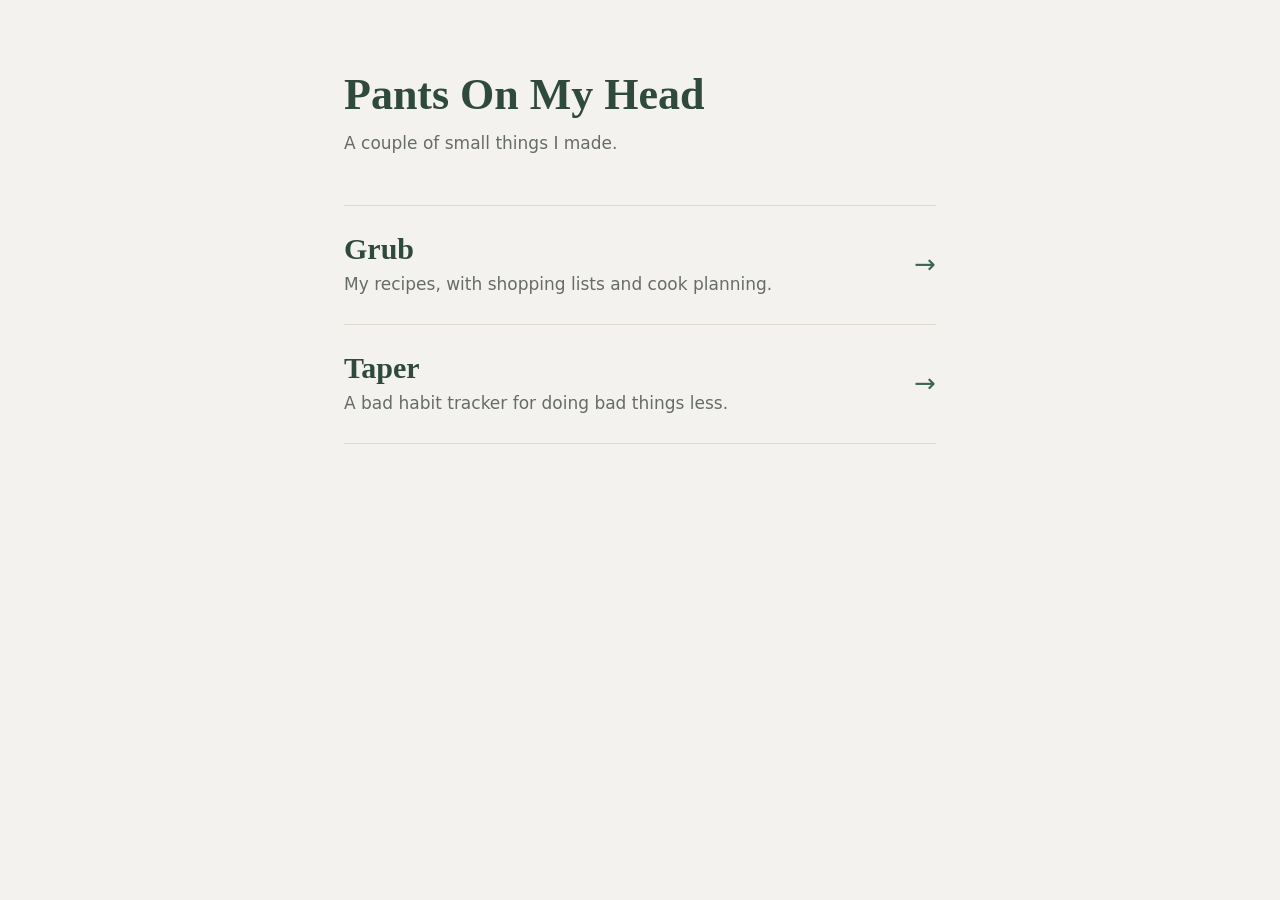
<file: docs/index.html>
<!doctype html>
<html lang="en">
<head>
<meta charset="utf-8">
<meta name="viewport" content="width=device-width, initial-scale=1, viewport-fit=cover">
<meta name="color-scheme" content="light dark">
<meta name="robots" content="noindex, nofollow">
<title>Pants On My Head</title>
<style>
  /* Same paper, ink and sage as Grub (grub/css/site.css). System fonts only. */
  :root {
    --paper: #f4f2ef;
    --line: #e1d9cc;
    --ink: #434343;
    --ink-soft: #666c68;
    --head: #2f4a3d;
    --accent: #3f6453;
    --serif: "Iowan Old Style", Charter, Georgia, "Times New Roman", serif;
    --sans: -apple-system, BlinkMacSystemFont, "Segoe UI", system-ui, sans-serif;
  }
  @media (prefers-color-scheme: dark) {
    :root {
      --paper: #25302b;
      --line: #42514a;
      --ink: #ece6db;
      --ink-soft: #b3bdb6;
      --head: #e1d9cc;
      --accent: #a9c4b6;
    }
  }
  * { box-sizing: border-box; }
  body {
    margin: 0;
    background: var(--paper);
    color: var(--ink);
    font: 17px/1.6 var(--sans);
  }
  main {
    max-width: 640px;
    margin: 0 auto;
    padding: calc(env(safe-area-inset-top) + 72px) 24px calc(env(safe-area-inset-bottom) + 64px);
  }
  h1 {
    font: 600 44px/1.05 var(--serif);
    color: var(--head);
    margin: 0 0 12px;
  }
  .intro { color: var(--ink-soft); margin: 0 0 48px; }
  ul { list-style: none; margin: 0; padding: 0; border-top: 1px solid var(--line); }
  li { border-bottom: 1px solid var(--line); }
  a {
    display: grid;
    grid-template-columns: 1fr auto;
    align-items: center;
    gap: 4px 16px;
    padding: 26px 0;
    color: inherit;
    text-decoration: none;
  }
  .name { font: 600 30px/1.15 var(--serif); color: var(--head); }
  .what { grid-column: 1; color: var(--ink-soft); }
  .go {
    grid-row: 1 / span 2;
    grid-column: 2;
    font-size: 26px;
    color: var(--accent);
    transition: transform 0.15s ease;
  }
  a:hover .name, a:focus-visible .name { color: var(--accent); }
  a:hover .go, a:focus-visible .go { transform: translateX(4px); }
  a:focus-visible { outline: 3px solid var(--accent); outline-offset: 4px; }
</style>
</head>
<body>
<main>
  <h1>Pants On My Head</h1>
  <p class="intro">A couple of small things I made.</p>
  <ul>
    <li>
      <a href="grub/">
        <span class="name">Grub</span>
        <span class="what">My recipes, with shopping lists and cook planning.</span>
        <span class="go" aria-hidden="true">&rarr;</span>
      </a>
    </li>
    <li>
      <a href="taper/">
        <span class="name">Taper</span>
        <span class="what">A bad habit tracker for doing bad things less.</span>
        <span class="go" aria-hidden="true">&rarr;</span>
      </a>
    </li>
  </ul>
</main>
</body>
</html>
</file>
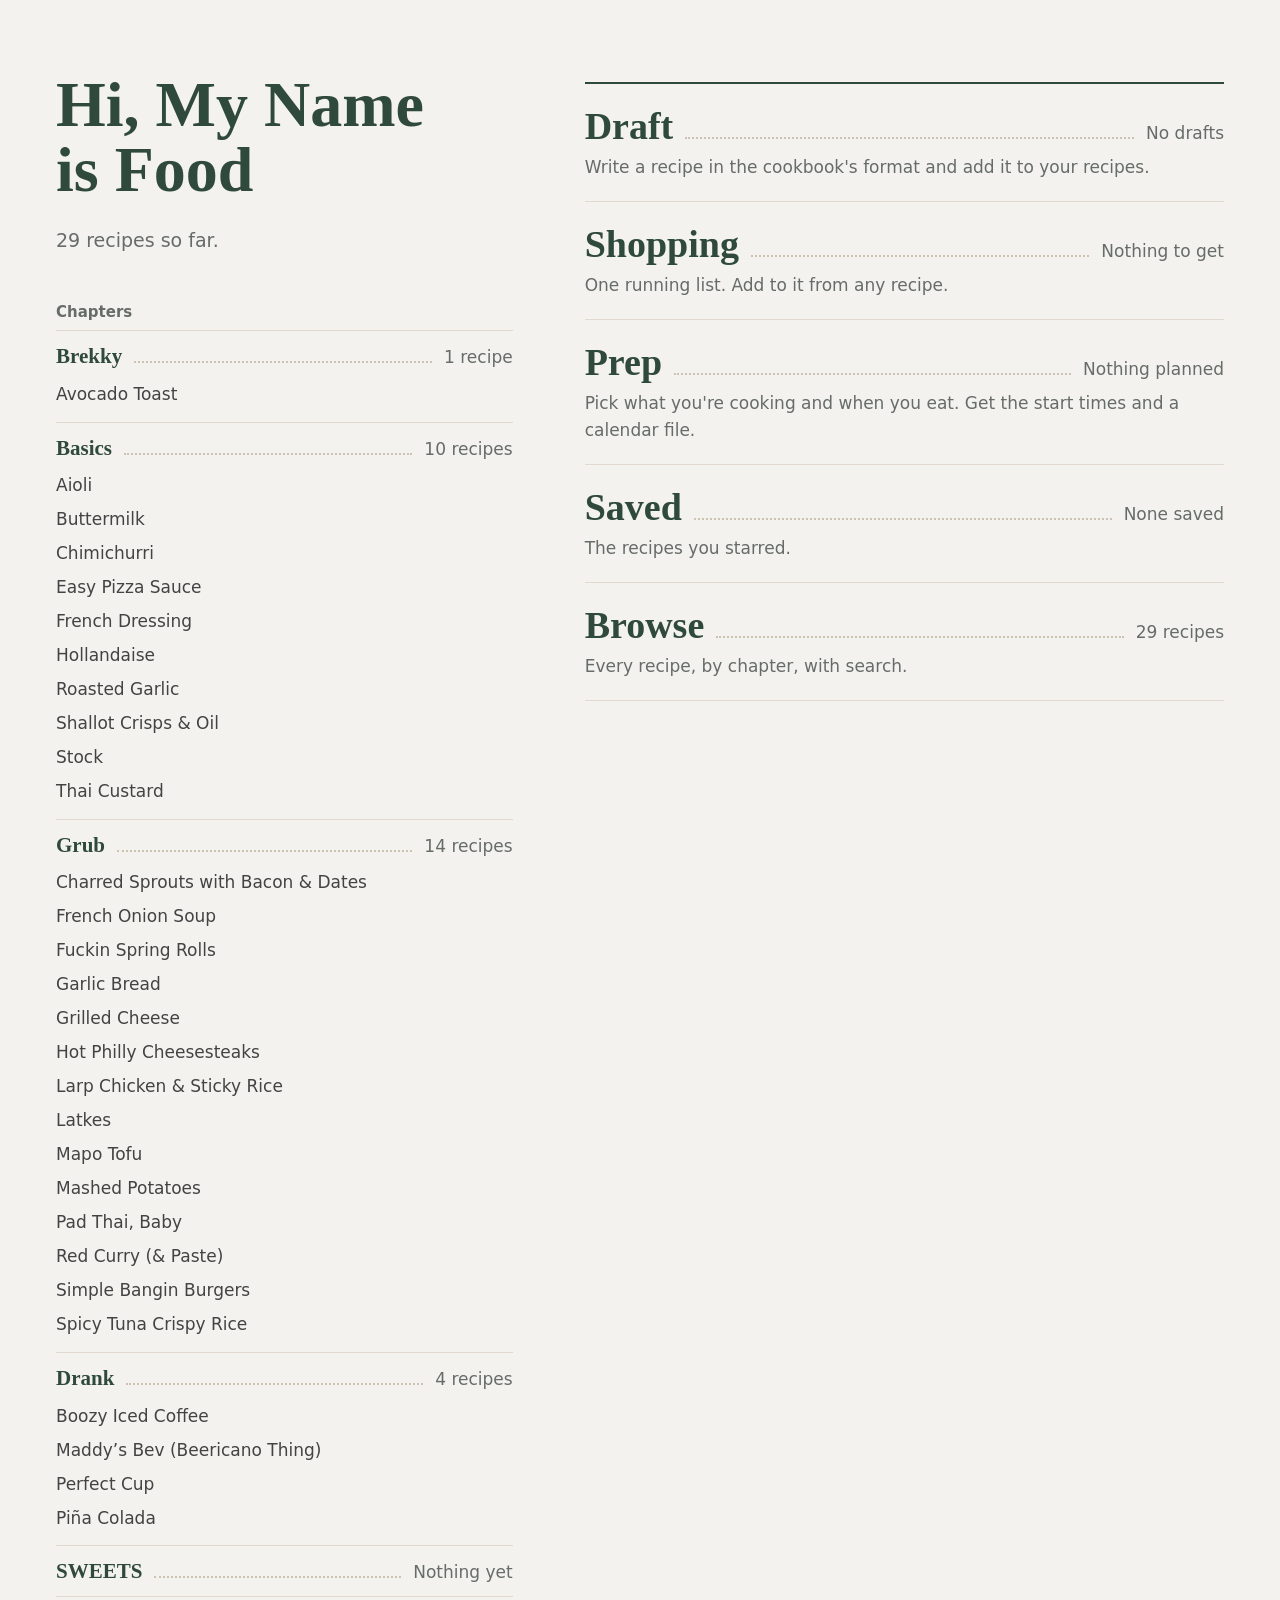
<file: docs/grub/index.html>
<!doctype html>
<html lang="en">
<head>
<meta charset="utf-8">
<meta name="viewport" content="width=device-width, initial-scale=1, viewport-fit=cover">
<meta name="robots" content="noindex, nofollow">
<meta name="color-scheme" content="light dark">
<meta name="theme-color" content="#f4f2ef" media="(prefers-color-scheme: light)">
<meta name="theme-color" content="#25302b" media="(prefers-color-scheme: dark)">
<meta http-equiv="Content-Security-Policy" content="default-src 'self'; script-src 'self'; style-src 'self'; img-src 'self' data:; connect-src 'self'; base-uri 'none'; form-action 'none'">
<meta name="apple-mobile-web-app-title" content="Food">
<title>Hi, My Name is Food</title>
<link rel="stylesheet" href="css/site.css">
<link rel="manifest" href="manifest.webmanifest">
<link rel="modulepreload" href="js/lib.js">
<link rel="modulepreload" href="js/dom.js">
<link rel="modulepreload" href="js/store.js">
<link rel="modulepreload" href="js/state.js">
<link rel="modulepreload" href="js/plan.js">
<link rel="modulepreload" href="js/shopping-list.js">
<link rel="modulepreload" href="js/recipe-format.js">
<link rel="modulepreload" href="js/own.js">
<link rel="modulepreload" href="js/recipe-view.js">
<link rel="modulepreload" href="js/lists.js">
<link rel="modulepreload" href="js/pages/home.js">
<link rel="modulepreload" href="js/pages/browse.js">
<link rel="modulepreload" href="js/pages/saved.js">
<link rel="modulepreload" href="js/pages/shopping.js">
<link rel="modulepreload" href="js/pages/prep.js">
<link rel="modulepreload" href="js/pages/draft.js">
<link rel="modulepreload" href="js/pages/recipe.js">
</head>
<body>
<a class="skip" id="skip" href="#app">Skip to the page</a>
<header class="top">
  <div class="top-in">
    <a class="brand" href="#/">Hi, My Name is Food</a>
    <nav class="nav" id="nav" aria-label="Main">
      <a href="#/draft">Draft</a>
      <a href="#/shopping">Shopping</a>
      <a href="#/prep">Prep</a>
      <a href="#/saved">Saved</a>
      <a href="#/browse">Browse</a>
    </nav>
  </div>
</header>
<main id="app" tabindex="-1">
  <p class="quiet">Loading the recipes.</p>
</main>
<noscript><p class="quiet">This page needs JavaScript to show the recipes.</p></noscript>
<script type="module" src="js/app.js"></script>
</body>
</html>
</file>
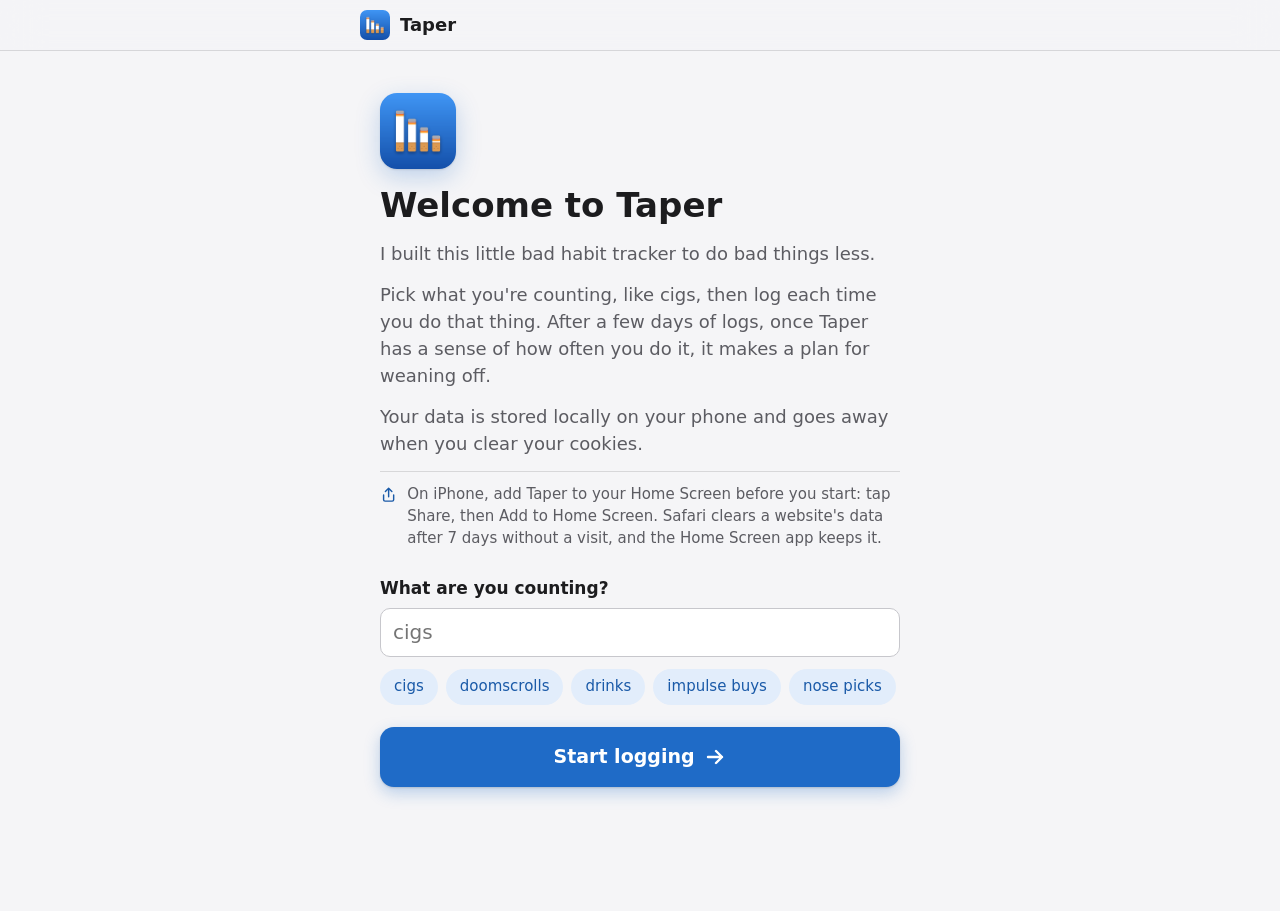
<file: docs/taper/index.html>
<!doctype html>
<html lang="en">
<head>
<meta charset="utf-8">
<meta name="viewport" content="width=device-width, initial-scale=1, viewport-fit=cover">
<meta name="color-scheme" content="light dark">
<meta name="theme-color" content="#f5f5f7" media="(prefers-color-scheme: light)">
<meta name="theme-color" content="#000000" media="(prefers-color-scheme: dark)">
<meta name="apple-mobile-web-app-capable" content="yes">
<meta name="mobile-web-app-capable" content="yes">
<meta name="apple-mobile-web-app-status-bar-style" content="default">
<meta name="apple-mobile-web-app-title" content="Taper">
<meta name="robots" content="noindex">
<link rel="manifest" href="manifest.webmanifest">
<link rel="apple-touch-icon" href="icons/icon-180.png">
<link rel="icon" href="icons/icon-192.png" type="image/png">
<link rel="stylesheet" href="style.css">
<title>Taper</title>
<script>
  // Decide welcome or log before the page draws, so neither flashes on launch.
  try {
    var saved = JSON.parse(localStorage.getItem("taper"));
    if (!saved || !saved.unit) document.documentElement.classList.add("first-run");
  } catch (e) {
    document.documentElement.classList.add("first-run");
  }
</script>
</head>
<body>
<svg width="0" height="0" style="position:absolute" aria-hidden="true">
  <defs>
    <symbol id="i-plus" viewBox="0 0 24 24" fill="none" stroke="currentColor" stroke-width="2.2" stroke-linecap="round" stroke-linejoin="round"><circle cx="12" cy="12" r="9.5"/><path d="M12 7.5v9M7.5 12h9"/></symbol>
    <symbol id="i-clock" viewBox="0 0 24 24" fill="none" stroke="currentColor" stroke-width="2" stroke-linecap="round" stroke-linejoin="round"><circle cx="12" cy="12" r="9"/><path d="M12 7v5l3.5 2"/></symbol>
    <symbol id="i-up" viewBox="0 0 24 24" fill="none" stroke="currentColor" stroke-width="2" stroke-linecap="round" stroke-linejoin="round"><path d="M12 3v12M7.5 7.5 12 3l4.5 4.5M5 12.5V19a2 2 0 0 0 2 2h10a2 2 0 0 0 2-2v-6.5"/></symbol>
    <symbol id="i-down" viewBox="0 0 24 24" fill="none" stroke="currentColor" stroke-width="2" stroke-linecap="round" stroke-linejoin="round"><path d="M12 3v12M7.5 10.5 12 15l4.5-4.5M5 15v4a2 2 0 0 0 2 2h10a2 2 0 0 0 2-2v-4"/></symbol>
    <symbol id="i-table" viewBox="0 0 24 24" fill="none" stroke="currentColor" stroke-width="2" stroke-linecap="round" stroke-linejoin="round"><rect x="3.5" y="4" width="17" height="16" rx="2.5"/><path d="M3.5 9.5h17M3.5 14.5h17M9.5 9.5V20"/></symbol>
    <symbol id="i-info" viewBox="0 0 24 24" fill="none" stroke="currentColor" stroke-width="2" stroke-linecap="round" stroke-linejoin="round"><circle cx="12" cy="12" r="9"/><path d="M12 11v5.5M12 7.6v.01"/></symbol>
    <symbol id="i-pencil" viewBox="0 0 24 24" fill="none" stroke="currentColor" stroke-width="2" stroke-linecap="round" stroke-linejoin="round"><path d="M4 20h4.5L19.5 9a2.1 2.1 0 0 0-3-3L5.5 17 4 20z"/></symbol>
    <symbol id="i-x" viewBox="0 0 24 24" fill="none" stroke="currentColor" stroke-width="2" stroke-linecap="round" stroke-linejoin="round"><circle cx="12" cy="12" r="9"/><path d="m9 9 6 6M15 9l-6 6"/></symbol>
    <symbol id="i-trash" viewBox="0 0 24 24" fill="none" stroke="currentColor" stroke-width="2" stroke-linecap="round" stroke-linejoin="round"><path d="M4 7h16M9.5 7V4.5h5V7M6.5 7l1 13h9l1-13M10 11v5.5M14 11v5.5"/></symbol>
    <symbol id="i-undo" viewBox="0 0 24 24" fill="none" stroke="currentColor" stroke-width="2.2" stroke-linecap="round" stroke-linejoin="round"><path d="M9 14 4 9l5-5"/><path d="M4 9h10.5a5.5 5.5 0 0 1 0 11H11"/></symbol>
    <symbol id="i-alert" viewBox="0 0 24 24" fill="none" stroke="currentColor" stroke-width="2" stroke-linecap="round" stroke-linejoin="round"><path d="M12 3.5 2.5 20h19L12 3.5z"/><path d="M12 10v4.5M12 17.4v.01"/></symbol>
    <symbol id="i-check" viewBox="0 0 24 24" fill="none" stroke="currentColor" stroke-width="2.4" stroke-linecap="round" stroke-linejoin="round"><path d="m5 12.5 4.5 4.5L19 7.5"/></symbol>
    <symbol id="i-arrow" viewBox="0 0 24 24" fill="none" stroke="currentColor" stroke-width="2.4" stroke-linecap="round" stroke-linejoin="round"><path d="M5 12h14M13 6l6 6-6 6"/></symbol>
    <symbol id="i-more" viewBox="0 0 24 24" fill="none" stroke="currentColor" stroke-width="2.2" stroke-linecap="round" stroke-linejoin="round"><path d="m6 9 6 6 6-6"/></symbol>
  </defs>
</svg>

<header class="appbar">
  <div class="appbar-inner">
    <img src="icons/icon-180.png" alt="">
    <span>Taper</span>
  </div>
</header>

<main>
  <section id="welcome" aria-labelledby="welcome-h">
    <img class="welcome-icon" src="icons/icon-180.png" alt="">
    <h1 id="welcome-h">Welcome to Taper</h1>
    <p class="lead">I built this little bad habit tracker to do bad things less.</p>
    <p class="lead">Pick what you're counting, like cigs, then log each time you do that thing. After a few days of
      logs, once Taper has a sense of how often you do it, it makes a plan for weaning off.</p>
    <p class="lead">Your data is stored locally on your phone and goes away when you clear your cookies.</p>
    <div id="install-hint" class="note install-hint" hidden>
      <svg class="ic" aria-hidden="true"><use href="#i-up"/></svg>
      <p>On iPhone, add Taper to your Home Screen before you start: tap Share, then Add to Home Screen. Safari
        clears a website's data after 7 days without a visit, and the Home Screen app keeps it.</p>
    </div>
    <form id="unit-form" class="unit-form" novalidate>
      <label for="unit">What are you counting?</label>
      <input id="unit" type="text" placeholder="cigs" maxlength="24" autocomplete="off" autocapitalize="none" enterkeyhint="go">
      <div class="picks" aria-label="Ideas">
        <button type="button">cigs</button>
        <button type="button">doomscrolls</button>
        <button type="button">drinks</button>
        <button type="button">impulse buys</button>
        <button type="button">nose picks</button>
      </div>
      <button id="unit-submit" class="primary" type="submit"><span id="unit-submit-label">Start logging</span><svg class="ic" aria-hidden="true"><use href="#i-arrow"/></svg></button>
    </form>
  </section>

  <section id="today" aria-labelledby="today-date">
    <p id="today-date" class="date"></p>
    <p class="hero"><span id="count">0</span> <span id="count-note"></span></p>
    <div id="meter" class="meter" aria-hidden="true" hidden></div>
    <p id="meter-note" class="note" hidden></p>
    <p id="since" class="note"></p>
    <button id="log" class="primary" type="button"><svg class="ic" aria-hidden="true"><use href="#i-plus"/></svg><span id="log-label">Log one</span></button>
    <button id="missed-toggle" class="link" type="button" aria-expanded="false" aria-controls="missed"><svg class="ic" aria-hidden="true"><use href="#i-clock"/></svg>Add one I missed</button>
    <form id="missed" class="missed" novalidate hidden>
      <label for="missed-at">When</label>
      <input id="missed-at" type="datetime-local" required>
      <button type="submit" class="solid"><svg class="ic" aria-hidden="true"><use href="#i-check"/></svg>Add</button>
      <p id="missed-error" class="error" hidden></p>
    </form>
    <div id="backup-nudge" class="nudge" hidden>
      <svg class="ic" aria-hidden="true"><use href="#i-alert"/></svg>
      <div>
        <p id="backup-nudge-text" class="note"></p>
        <button id="backup-nudge-save" type="button" class="tinted"><svg class="ic" aria-hidden="true"><use href="#i-up"/></svg>Save a backup</button>
      </div>
    </div>
  </section>

  <section id="trends" aria-labelledby="trends-h">
    <h2 id="trends-h">Over time</h2>
    <p id="trends-empty" class="note">Your charts start with the first one you log.</p>
    <div id="trends-body" hidden>
      <div class="range" role="radiogroup" aria-label="Date range">
        <button type="button" role="radio" data-range="7">7 days</button>
        <button type="button" role="radio" data-range="30">30 days</button>
        <button type="button" role="radio" data-range="90">90 days</button>
        <button type="button" role="radio" data-range="0">All</button>
      </div>
      <div id="stats" class="stats"></div>
      <figure class="chart">
        <figcaption>
          <h3 id="day-title">Per day</h3>
          <ul id="day-legend" class="legend"></ul>
        </figcaption>
        <div id="day-chart" class="plot"></div>
        <details>
          <summary>Show the numbers</summary>
          <table id="day-table"></table>
        </details>
      </figure>
      <figure class="chart">
        <figcaption>
          <h3>Time of day</h3>
          <p class="note">Average per day in each hour</p>
        </figcaption>
        <div id="hour-chart" class="plot"></div>
        <details>
          <summary>Show the numbers</summary>
          <table id="hour-table"></table>
        </details>
      </figure>
    </div>
  </section>

  <section id="plan" aria-labelledby="plan-h">
    <h2 id="plan-h">Plan</h2>
    <p id="plan-summary" class="plan-summary"></p>
    <div id="plan-actions" class="buttons" hidden>
      <button id="plan-edit" type="button" class="tinted"><svg class="ic" aria-hidden="true"><use href="#i-pencil"/></svg><span id="plan-edit-label">Change plan</span></button>
      <button id="plan-end" type="button" class="link danger-text"><svg class="ic" aria-hidden="true"><use href="#i-x"/></svg>End plan</button>
    </div>
    <form id="plan-form" class="plan-form" novalidate hidden>
      <label class="field">Start at <input id="plan-start" type="number" inputmode="numeric" min="1" max="99" step="1" required> a day</label>
      <label class="field">Cut by <select id="plan-step"></select> every <select id="plan-every"></select></label>
      <label class="field">Starting <input id="plan-from" type="date" required></label>
      <p id="plan-preview" class="note"></p>
      <div class="buttons">
        <button type="submit" class="solid"><svg class="ic" aria-hidden="true"><use href="#i-check"/></svg>Save plan</button>
        <button id="plan-cancel" type="button" class="link">Cancel</button>
      </div>
    </form>
  </section>

  <section id="history" aria-labelledby="history-h">
    <h2 id="history-h">History</h2>
    <p id="history-empty" class="note">Nothing logged yet.</p>
    <p id="history-help" class="note" hidden>Tap a time to change it or remove it.</p>
    <ul id="history-list" class="days"></ul>
    <button id="history-more" type="button" class="link" hidden><svg class="ic" aria-hidden="true"><use href="#i-more"/></svg>Show earlier days</button>
  </section>

  <section id="settings" aria-labelledby="settings-h">
    <h2 id="settings-h">Settings</h2>
    <label class="field">Counting <input id="unit-setting" type="text" maxlength="24" autocomplete="off" autocapitalize="none"></label>
    <label class="field">My day ends at <select id="day-start"></select></label>
    <p class="note">Ones logged after midnight and before this time count toward the day before.</p>
    <p class="note backup-note">Everything stays on this phone. Save a backup now and then so you don't lose your log.</p>
    <div class="buttons">
      <button id="backup-save" type="button" class="tinted"><svg class="ic" aria-hidden="true"><use href="#i-up"/></svg>Save a backup</button>
      <button id="backup-restore" type="button" class="tinted"><svg class="ic" aria-hidden="true"><use href="#i-down"/></svg>Restore a backup</button>
      <button id="export-csv" type="button" class="link"><svg class="ic" aria-hidden="true"><use href="#i-table"/></svg>Export CSV</button>
      <button id="about" type="button" class="link"><svg class="ic" aria-hidden="true"><use href="#i-info"/></svg>About Taper</button>
    </div>
    <input id="backup-file" type="file" accept="application/json,.json" hidden>
  </section>
</main>

<div id="toast" class="toast" role="status" hidden>
  <span id="toast-text"></span>
  <button id="toast-undo" type="button"><svg class="ic" aria-hidden="true"><use href="#i-undo"/></svg>Undo</button>
</div>

<script src="app.js"></script>
</body>
</html>
</file>
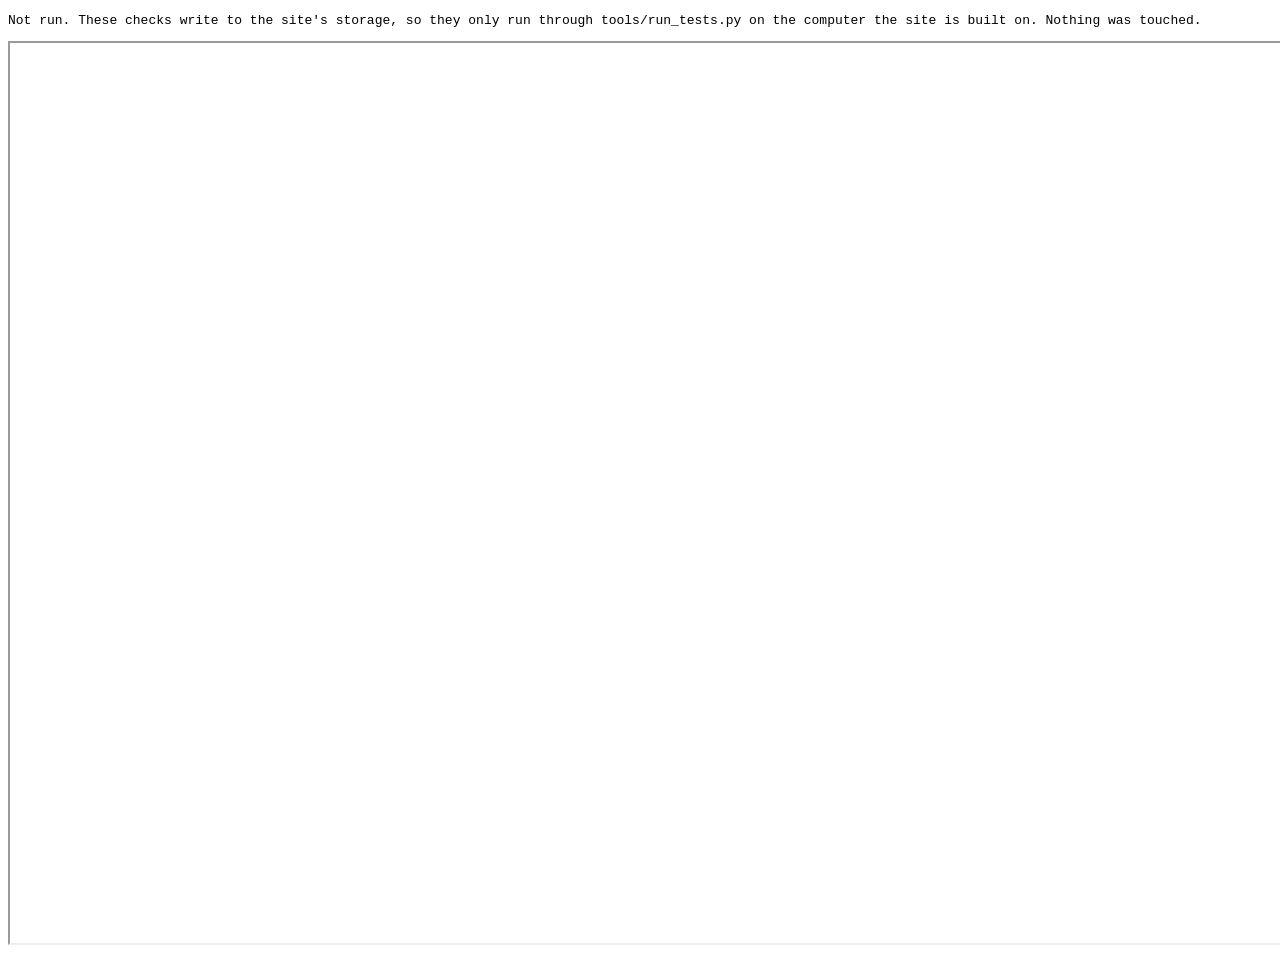
<file: docs/grub/tests/flows.html>
<!doctype html>
<html lang="en">
<head><meta charset="utf-8"><title>flows</title></head>
<body>
<pre id="out">running</pre>
<iframe id="site" title="The site under test" width="1280" height="900"></iframe>
<script type="module" src="flows.js"></script>
</body>
</html>
</file>
<file: docs/grub/css/site.css>
/* Colours come from the cookbook's own palette: #434343, #8aa899, #e1d9cc, #f4f2ef, #ffffff.
   The greens, the firmer rule and the outline of controls are that sage and that sand taken darker or lighter.
   --line and --rule are hairlines between things. --control is the edge of anything that is pressed or typed
   into, and is dark enough against the page to be seen (3 to 1 or better). System fonts only. */
:root {
  --paper: #f4f2ef;
  --surface: #ffffff;
  --line: #e1d9cc;
  --rule: #cdc3b2;
  --control: #8f8672;
  --ink: #434343;
  --ink-soft: #666c68;
  --head: #2f4a3d;
  --accent: #3f6453;
  --accent-fill: #8aa899;
  --tint: #e3eae5;
  --on-accent: #ffffff;
  --warn: #8a4b2a;
  --tick: url("data:image/svg+xml,%3Csvg xmlns='http://www.w3.org/2000/svg' viewBox='0 0 22 22'%3E%3Cpath d='M5.6 11.4l3.7 3.7 7.1-8.2' fill='none' stroke='%23ffffff' stroke-width='2.4' stroke-linecap='round' stroke-linejoin='round'/%3E%3C/svg%3E");
  --serif: "Iowan Old Style", Charter, Georgia, "Times New Roman", serif;
  --sans: -apple-system, BlinkMacSystemFont, "Segoe UI", system-ui, sans-serif;
  --bar: 54px;
  --gutter: 40px;
  --nav-pad: 14px;
}
@media (prefers-color-scheme: dark) {
  :root {
    --paper: #25302b;
    --surface: #2d3933;
    --line: #42514a;
    --rule: #5a6b62;
    --control: #8aa899;
    --ink: #ece6db;
    --ink-soft: #b3bdb6;
    --head: #e1d9cc;
    --accent: #a9c4b6;
    --accent-fill: #8aa899;
    --tint: #364840;
    --on-accent: #25302b;
    --warn: #e2ad8b;
    --tick: url("data:image/svg+xml,%3Csvg xmlns='http://www.w3.org/2000/svg' viewBox='0 0 22 22'%3E%3Cpath d='M5.6 11.4l3.7 3.7 7.1-8.2' fill='none' stroke='%2325302b' stroke-width='2.4' stroke-linecap='round' stroke-linejoin='round'/%3E%3C/svg%3E");
  }
}

* { box-sizing: border-box; }
[hidden] { display: none !important; }
html { -webkit-text-size-adjust: 100%; }
body {
  margin: 0;
  background: var(--paper);
  color: var(--ink);
  font: 17px/1.6 var(--sans);
  overflow-wrap: break-word;
  padding: 0 env(safe-area-inset-right) 0 env(safe-area-inset-left);
}
a { color: var(--accent); text-underline-offset: 3px; }
a:focus-visible, button:focus-visible, input:focus-visible, select:focus-visible, textarea:focus-visible, summary:focus-visible {
  outline: 3px solid var(--accent);
  outline-offset: 2px;
}
.offscreen { position: absolute; width: 1px; height: 1px; overflow: hidden; clip-path: inset(50%); white-space: nowrap; }
.print-only { display: none; }
.skip { position: absolute; left: 16px; top: -80px; z-index: 20; background: var(--surface); padding: 10px 14px; border-radius: 8px; }
.skip:focus { top: 10px; }

/* ---------- the top row; on a phone the five names become a bar at the bottom ---------- */
.top { border-bottom: 1px solid var(--line); padding-top: env(safe-area-inset-top); }
.top-in { display: flex; align-items: baseline; justify-content: space-between; gap: 24px; max-width: 78rem; margin: 0 auto; padding: 14px var(--gutter) 12px; }
.brand { font: 700 22px/1.2 var(--serif); color: var(--head); text-decoration: none; white-space: nowrap; }
.brand:hover { color: var(--accent); }
.nav { display: flex; gap: 6px; margin-right: calc(0px - var(--nav-pad)); }
/* The line under a name is as wide as the word, so the last one ends on the page's right edge. */
.nav a {
  font: 500 16px/1.2 var(--sans); color: var(--ink); text-decoration: none; padding: 0 var(--nav-pad); min-height: 44px;
  display: inline-flex; align-items: center; border-radius: 6px;
  background: linear-gradient(var(--accent-fill), var(--accent-fill)) no-repeat var(--nav-pad) 100% / 0 2px;
}
.nav a:hover { color: var(--accent); background-image: linear-gradient(var(--rule), var(--rule)); background-size: calc(100% - 2 * var(--nav-pad)) 2px; }
.nav a[aria-current="page"] { color: var(--head); font-weight: 650; background-image: linear-gradient(var(--accent-fill), var(--accent-fill)); background-size: calc(100% - 2 * var(--nav-pad)) 2px; }

/* Every page hangs from the same left edge as the site title. */
main { max-width: 78rem; margin: 0 auto; padding: 44px var(--gutter) 96px; outline: none; }
.narrow { max-width: 46rem; }

/* ---------- type. .t1 to .t3 give a heading the look of another level (the Draft preview sits one level down) ---------- */
h1, .t1 { font: 700 48px/1.08 var(--serif); color: var(--head); margin: 0 0 14px; text-wrap: balance; overflow-wrap: anywhere; }
h2, .t2 { font: 700 26px/1.2 var(--serif); color: var(--head); margin: 40px 0 10px; overflow-wrap: anywhere; }
h3, h4, .t3 { font: 600 20px/1.3 var(--serif); color: var(--head); margin: 24px 0 6px; overflow-wrap: anywhere; }
p { margin: 0 0 12px; }
.quiet { color: var(--ink-soft); }
.small, small { font-size: 15px; max-width: 29rem; }
.lede { font-size: 19px; color: var(--ink-soft); max-width: 40rem; margin-bottom: 8px; text-wrap: pretty; }
.empty { font: italic 20px/1.5 var(--serif); color: var(--ink-soft); margin: 14px 0 18px; max-width: 34rem; }
.warn { color: var(--warn); }
.count { margin: 0 0 4px; }
.kicker { margin: 0 0 10px; font-size: 15px; color: var(--ink-soft); }
.kicker a { color: inherit; display: inline-block; padding: 13px 0; margin: -13px 0; }
.kicker a:hover { color: var(--accent); }
.kicker .sep { margin: 0 8px; color: var(--control); }

/* ---------- controls: everything pressed or typed into is 44px tall with the same edge ---------- */
button {
  font: 600 16px/1.2 var(--sans); color: var(--head); background: transparent; border: 1px solid var(--control); border-radius: 8px;
  padding: 0 16px; min-height: 44px; display: inline-flex; align-items: center; justify-content: center; gap: 8px;
  cursor: pointer; text-decoration: none;
}
button:hover { border-color: var(--accent); background: var(--tint); }
button.primary { background: var(--accent); border-color: var(--accent); color: var(--on-accent); }
button.primary:hover { background: var(--head); border-color: var(--head); }
button[aria-expanded="true"], button[aria-pressed="true"] { background: var(--tint); border-color: var(--accent); }
button:disabled, button[aria-disabled="true"] { opacity: 0.5; cursor: default; }
/* aria-disabled is a button that can still be reached and pressed, and says why it does nothing (Copy list
   with everything ticked). Its words are still there to be read, so it is not faded: the fill goes and it
   rests as a quiet outline, which does not light up under the mouse. The fill is back as soon as there is
   something to copy. */
button.primary[aria-disabled="true"], button.primary[aria-disabled="true"]:hover { opacity: 1; background: transparent; border-color: var(--control); color: var(--ink-soft); font-weight: 500; }
button.danger { color: var(--warn); border-color: var(--warn); }
button.linklike { border: 0; background: none; padding: 0; font-weight: 500; color: var(--accent); text-decoration: underline; text-underline-offset: 3px; }
button.linklike:hover { background: none; color: var(--head); }
button.quiet-btn { border-color: transparent; color: var(--ink-soft); font-weight: 500; }
button.quiet-btn:hover { border-color: var(--control); }
button.icon-btn { width: 44px; padding: 0; border-color: transparent; color: var(--ink-soft); flex: none; }
button.icon-btn:hover { color: var(--warn); background: none; border-color: transparent; }
.cross-icon { width: 20px; height: 20px; fill: none; stroke: currentColor; stroke-width: 1.7; stroke-linecap: round; }
button.chip { font-weight: 500; font-size: 15px; padding: 0 14px; color: var(--ink); }
button.chip[aria-pressed="true"] { color: var(--head); font-weight: 650; }
.chips { display: flex; flex-wrap: wrap; gap: 8px; }
.row { display: flex; flex-wrap: wrap; align-items: center; gap: 10px; margin-top: 14px; }
.row.end { margin-top: 28px; }
.row .push { margin-left: auto; }
.row .push.quiet-btn { margin-right: -16px; } /* its words end on the column's edge */
.stack { display: flex; flex-direction: column; gap: 10px; max-width: 24rem; }
.stack .split { display: flex; gap: 10px; }
.stack .split > * { flex: 1 1 0; padding: 0 10px; } /* the two halves are the same width, whatever their words */
/* A status line is on the page from the start, empty, so a screen reader hears it when words arrive. */
.status { margin: 12px 0 0; color: var(--warn); }
.status:empty { margin: 0; }
.ask { border-left: 3px solid var(--warn); padding: 2px 0 4px 14px; margin: 14px 0 6px; }
.ask-q { font-weight: 600; margin: 0; }
.ask .row { margin-top: 8px; }

.field { display: block; margin: 0 0 18px; }
.field > span { display: block; font-weight: 600; color: var(--head); margin-bottom: 6px; }
.field small { display: block; color: var(--ink-soft); font-size: 14px; line-height: 1.45; margin-top: 6px; }
input[type="text"], input[type="search"], input[type="number"], input[type="date"], input[type="time"], select, textarea {
  font: inherit; color: inherit; background: var(--surface); border: 1px solid var(--control); border-radius: 8px;
  width: 100%; max-width: 100%;
}
input[type="text"], input[type="search"], input[type="number"], input[type="date"], input[type="time"], select { height: 44px; padding: 0 12px; line-height: normal; }
input[type="search"] { -webkit-appearance: none; appearance: none; }
input[type="date"], input[type="time"], select { width: auto; }
textarea { display: block; padding: 10px 12px; min-height: 44px; line-height: 1.5; resize: vertical; field-sizing: content; }
::placeholder { color: var(--ink-soft); opacity: 1; }
/* The tick box is drawn here, so it is the palette's in both light and dark. .box is the same box as a picture
   (the Draft preview shows the boxes without making them something Tab stops on). */
input[type="checkbox"]:not([role="switch"]), .box {
  -webkit-appearance: none; appearance: none; display: inline-block; width: 22px; height: 22px; margin: 0; flex: none;
  border: 1.5px solid var(--control); border-radius: 5px; background: var(--surface) center / 100% no-repeat;
}
input[type="checkbox"]:not([role="switch"]) { cursor: pointer; }
input[type="checkbox"]:not([role="switch"]):checked { background-color: var(--accent); border-color: var(--accent); background-image: var(--tick); }
.field.inline { display: flex; align-items: center; gap: 10px; margin: 0; }
.field.inline > span { margin: 0; font-weight: 500; color: var(--ink); }
.field.inline input { width: 6.5rem; }
.check { display: flex; align-items: center; gap: 12px; min-height: 44px; cursor: pointer; }
/* A box of text to copy by hand keeps the height its rows ask for (12 lines at most) and scrolls inside,
   however long the text is. Other text boxes grow with what is typed into them. */
.copybox { font-size: 15px; margin-top: 10px; field-sizing: fixed; }
/* a box or a choice that holds something no recipe file can be made from */
input[aria-invalid="true"], select[aria-invalid="true"], textarea[aria-invalid="true"] { border-color: var(--warn); box-shadow: inset 0 0 0 1px var(--warn); }
details.help { margin-top: 28px; border-top: 1px solid var(--line); }
details.help summary { cursor: pointer; padding: 12px 0; min-height: 44px; font-weight: 600; color: var(--accent); display: flex; align-items: baseline; gap: 10px; list-style: none; }
details.help summary::-webkit-details-marker { display: none; }
details.help summary::before { content: ""; flex: none; width: 0; height: 0; border: 5px solid transparent; border-left: 7px solid currentColor; border-right: 0; transform-origin: 3px 5px; }
details.help[open] summary::before { transform: rotate(90deg); }
.switch { display: inline-flex; align-items: center; gap: 10px; min-height: 44px; cursor: pointer; }
/* Off is a hollow track with a knob in the outline colour; on is a filled track. The knob is part of the background. */
.switch input {
  -webkit-appearance: none; appearance: none; flex: none; width: 42px; height: 24px; margin: 0; border: 1.5px solid var(--control); border-radius: 999px; cursor: pointer;
  background: var(--surface) radial-gradient(circle at 10.5px 10.5px, var(--control) 0 7px, transparent 7.6px) no-repeat 0 0 / 39px 21px;
  transition: background-position 0.15s;
}
.switch input:checked { border-color: var(--accent); background-color: var(--accent); background-image: radial-gradient(circle at 10.5px 10.5px, var(--on-accent) 0 7px, transparent 7.6px); background-position: 18px 0; }
@media (prefers-reduced-motion: reduce) { .switch input { transition: none; } }

/* ---------- home: the five doors, set like a contents page, with the chapters and their recipes beside them ---------- */
main.home { padding-top: 72px; }
.hello { font-size: clamp(48px, 5.2vw, 64px); line-height: 1.02; margin: 0 0 22px; text-wrap: balance; }
.home-title .lede { margin: 0 0 8px; }
ol.doors, ul.chapters, ul.titles { list-style: none; margin: 0; padding: 0; }
ol.doors { border-top: 2px solid var(--head); }
ol.doors a, ul.chapters a.chapter {
  display: grid; grid-template-columns: auto minmax(24px, 1fr) auto; align-items: baseline; column-gap: 12px;
  text-decoration: none; color: inherit;
}
ol.doors a { padding: 22px 0 20px; border-bottom: 1px solid var(--line); }
.door-name { font: 700 38px/1.1 var(--serif); color: var(--head); }
.leader { border-bottom: 2px dotted var(--rule); }
.door-count { color: var(--ink-soft); font-variant-numeric: tabular-nums; white-space: nowrap; }
.door-what { grid-column: 1 / -1; color: var(--ink-soft); margin-top: 6px; }
ol.doors a:hover .door-name, ul.chapters a:hover .chapter-name { color: var(--accent); text-decoration: underline; text-decoration-thickness: 2px; text-underline-offset: 6px; }
.chapters-title { font: 600 15px/1.3 var(--sans); color: var(--ink-soft); margin: 40px 0 8px; }
ul.chapters { border-top: 1px solid var(--line); }
ul.chapters > li { border-bottom: 1px solid var(--line); padding-bottom: 4px; }
ul.chapters a.chapter { padding: 12px 0 6px; min-height: 44px; }
.chapter-name { font: 600 21px/1.3 var(--serif); color: var(--head); }
ul.titles { margin: 0 0 6px; }
ul.titles a { display: flex; align-items: center; column-gap: 10px; min-height: 34px; color: var(--ink); text-decoration: none; overflow-wrap: anywhere; }
ul.titles a:hover { color: var(--accent); text-decoration: underline; }

/* ---------- lists of recipes: a chapter is a heavy rule and a large name, a recipe is a row under it ---------- */
.filter { margin: 0 0 18px; }
.filter-name { display: block; font-weight: 600; color: var(--head); margin-bottom: 8px; }
.results h2 { font-size: 30px; line-height: 1.15; border-top: 2px solid var(--head); padding-top: 14px; margin: 48px 0 4px; }
.results h2:first-child { margin-top: 0; }
ul.rows { list-style: none; margin: 0; padding: 0; }
ul.rows li { display: flex; flex-wrap: wrap; align-items: center; border-bottom: 1px solid var(--line); }
/* A row is its title, then what goes with it (the time and, when there is one, the tag) on the right. The
   title always keeps half the row: what is on the right has its full width until that would take more, and
   then the tag goes under the time before a long title is squeezed into a sliver. */
a.row-link { flex: 1; min-width: 0; display: grid; grid-template-columns: minmax(50%, 1fr) auto; align-items: baseline; gap: 4px 16px; padding: 13px 0; text-decoration: none; color: inherit; }
.row-link .t { font: 600 20px/1.3 var(--serif); color: var(--head); min-width: 0; overflow-wrap: anywhere; }
.row-link:hover .t { color: var(--accent); text-decoration: underline; }
.row-link .m { min-width: 0; justify-self: end; display: flex; flex-wrap: wrap; justify-content: flex-end; align-items: baseline; gap: 2px 10px; color: var(--ink-soft); font-size: 15px; text-align: right; }
/* Where the times stand in a column on the right, every time ends on the same edge: the tag sits to the left
   of its time, and goes under it, still on that edge, when the two do not fit on one line. In the page the
   time still comes first, so that is the order it is read out in. */
@media (min-width: 700px) {
  .row-link .m { flex-direction: row-reverse; justify-content: flex-start; }
}
/* The tag on a recipe that needs more than one day ("2-day recipe"), beside the time wherever a recipe's time
   is shown: the page's own type inside a thin outline. It is not something to press, so it has the hairline
   of a rule, not the edge of a control, and no fill. It is no taller than the line of text it sits in, so a
   row with a tag is the same height as a row without one. */
.days, .yours { display: inline-block; font: 500 14px/1.35 var(--sans); color: var(--ink); border: 1px solid var(--rule); border-radius: 5px; padding: 0 8px; white-space: nowrap; }
/* The mark on one of his own recipes ("Yours"): the same outline as the days tag, in the colour of the site's
   own words, so the two can sit side by side and still be told apart. */
.yours { color: var(--accent); flex: none; }
button.star { width: 44px; padding: 0; border-color: transparent; color: var(--accent); flex: none; margin-right: -10px; }
button.star[aria-pressed="true"] { background: transparent; border-color: transparent; }
button.star.with-text { width: auto; margin: 0; padding: 0 16px 0 12px; border-color: var(--control); color: var(--head); }
button.star.with-text[aria-pressed="true"] { border-color: var(--accent); background: var(--tint); }
.star-icon { width: 22px; height: 22px; fill: none; stroke: currentColor; stroke-width: 1.6; stroke-linejoin: round; flex: none; }
button.star[aria-pressed="true"] .star-icon { fill: var(--accent-fill); stroke: var(--accent); }
.drafts { margin: 0 0 40px; }
.drafts h2 { margin: 0 0 2px; }
.draft-row .remove, .cook-line .remove { min-height: 44px; padding: 0 8px; margin-right: -8px; font-size: 15px; color: var(--ink-soft); }
.ask-host { flex-basis: 100%; }
.ask-host:empty { display: none; }

/* ---------- a recipe ---------- */
.recipe-head { max-width: 48rem; }
.headnote { font: italic 21px/1.5 var(--serif); margin: 0 0 16px; max-width: 36rem; overflow-wrap: anywhere; }
.meta { color: var(--ink-soft); margin: 0 0 6px; max-width: 40rem; text-wrap: pretty; overflow-wrap: anywhere; }
.meta .tag-gap { word-spacing: 6px; } /* the space on each side of the tag: wider than a word space, and gone at the start or end of a line */
.guess { margin: 0 0 6px; text-wrap: pretty; }
.actions { display: flex; flex-wrap: wrap; align-items: center; gap: 4px 28px; margin: 18px 0 0; }
.actions .row { margin-top: 0; }
.row.minor { gap: 2px 24px; }
.row.minor a, .row.minor button.linklike { font: 500 16px/1.2 var(--sans); min-height: 44px; display: inline-flex; align-items: center; }
.panel { border-top: 2px solid var(--accent-fill); padding: 16px 0 0; margin-bottom: 40px; }
.panel h2 { margin-top: 0; }
/* his own recipes: where one is kept, and how it stands beside the cookbook, in quiet lines under the time */
.own-line { color: var(--ink-soft); margin: 6px 0 0; max-width: 40rem; text-wrap: pretty; overflow-wrap: anywhere; }
.own-line.with-action { display: flex; flex-wrap: wrap; align-items: baseline; gap: 0 16px; }
.own-line.with-action button.linklike { min-height: 44px; }
.own-said { max-width: 40rem; }
/* a page drawn by an older copy of the site than the one that last saved his recipes */
.newer { color: var(--warn); font-weight: 600; max-width: 40rem; margin: 0 0 18px; }

.cols { margin-top: 28px; }
.cols > div { min-width: 0; }
.ingredients > :first-child, .method > :first-child, .cols > div > h2:first-child { margin-top: 0; }
.steps-head { display: flex; flex-wrap: wrap; align-items: center; justify-content: space-between; gap: 0 16px; margin: 0 0 10px; }
.steps-head > :first-child { margin: 0; }
.keep-on { display: flex; flex-direction: column; align-items: flex-end; }
ul.ing { list-style: none; margin: 0; padding: 0; }
ul.ing li { border-bottom: 1px solid var(--line); }
ul.ing .ing-line { display: flex; gap: 12px; align-items: flex-start; padding: 11px 0; min-height: 44px; }
ul.ing label.ing-line { cursor: pointer; }
ul.ing .ing-line > span:last-child { min-width: 0; overflow-wrap: anywhere; }
ul.ing input, ul.ing .box { margin-top: 2px; }
ul.ing .q { font-weight: 700; }
ul.ing .n { color: var(--ink-soft); }
/* On the recipe a tick means "done with this one". In the picker a tick means "add this", so nothing is crossed out there. */
.ingredients ul.ing input:checked + span { text-decoration: line-through; color: var(--ink-soft); }
ul.ing li.aside { padding: 11px 0 11px 34px; font-style: italic; color: var(--ink-soft); overflow-wrap: anywhere; }
.ingredients { margin-bottom: 40px; }
ol.steps { list-style: none; counter-reset: step; margin: 0; padding: 0; }
ol.steps li { counter-increment: step; position: relative; padding-left: 46px; margin: 0 0 18px; font-size: 18px; line-height: 1.62; max-width: 38rem; overflow-wrap: anywhere; }
ol.steps li::before { content: counter(step); position: absolute; left: 0; top: -3px; font: 700 26px/1.4 var(--serif); color: var(--accent); }
ul.tips { margin: 0; padding-left: 1.2em; max-width: 33rem; overflow-wrap: anywhere; }
ul.tips li { margin-bottom: 10px; }

/* ---------- shopping: the thing on the left, how much on the right, a dotted line between them ---------- */
.shop-group h2 { font-size: 22px; margin: 30px 0 2px; }
.shop-group:first-child h2 { margin-top: 0; }
.shop-group h2 a { color: inherit; text-decoration-color: var(--control); }
.shop-group h2 a:hover { color: var(--accent); }
ul.shop { list-style: none; margin: 0; padding: 0; }
ul.shop li { display: flex; align-items: center; gap: 8px; border-bottom: 1px solid var(--line); }
ul.shop label { flex: 1; min-width: 0; display: flex; gap: 12px; align-items: center; padding: 10px 0; min-height: 44px; cursor: pointer; }
ul.shop .thing { flex: 1; min-width: 0; display: grid; grid-template-columns: minmax(0, auto) minmax(12px, 1fr) minmax(0, auto); align-items: baseline; column-gap: 10px; }
ul.shop .nm { font-weight: 600; overflow-wrap: anywhere; }
ul.shop .amt { color: var(--ink-soft); text-align: right; overflow-wrap: anywhere; }
ul.shop li.got .thing { text-decoration: line-through; color: var(--ink-soft); }
ul.shop li.got .nm { font-weight: 400; }
ul.shop li.got .leader { visibility: hidden; }
ul.shop .remove { margin-right: -10px; }
.add-own { display: flex; align-items: flex-end; gap: 10px; margin: 28px 0 0; max-width: 24rem; }
.add-own .field { flex: 1; margin: 0; }

/* ---------- prep ---------- */
ul.cooking { list-style: none; margin: 0 0 18px; padding: 0; border-top: 1px solid var(--line); }
ul.cooking li { border-bottom: 1px solid var(--line); padding: 8px 0 12px; }
ul.cooking p { margin: 0; }
.cook-line { display: flex; justify-content: space-between; align-items: center; gap: 12px; }
/* The tag sits beside the name, or under it where there is no room. Under it, it has air above and below:
   the gap between the two lines, and the padding, which a name on one line never fills (the line is 44px tall). */
.cook-name { min-width: 0; display: flex; flex-wrap: wrap; align-items: baseline; gap: 6px 12px; padding: 4px 0; }
.cook-line .t { font: 600 20px/1.3 var(--serif); color: var(--head); text-decoration: none; min-width: 0; overflow-wrap: anywhere; }
.cook-line .t:hover { color: var(--accent); text-decoration: underline; }
.guess-line .time-boxes { margin: 10px 0 0; }
.guess-line .warn { margin-top: 8px; }
.guess-line .warn:empty { margin: 0; }
.pick-row { display: flex; align-items: flex-end; flex-wrap: wrap; gap: 10px; }
.pick-row .field { margin: 0; flex: 1; min-width: 12rem; }
.pick-row select { width: 100%; }
.when-boxes { display: flex; flex-wrap: wrap; gap: 0 20px; }
.plan-day { font: 600 21px/1.3 var(--serif); color: var(--head); margin: 0 0 18px; text-wrap: balance; }
/* Each stop on the timeline: when, in the plain face, then what, in the title face. */
ol.timeline { list-style: none; margin: 0 0 4px; padding: 0 0 0 7px; }
ol.timeline li { position: relative; padding: 0 0 24px 28px; border-left: 2px solid var(--line); }
ol.timeline li::before { content: ""; position: absolute; left: -8px; top: 5px; width: 14px; height: 14px; border-radius: 50%; background: var(--paper); border: 2px solid var(--accent-fill); }
ol.timeline li.eat { border-left-color: transparent; padding-bottom: 6px; }
ol.timeline li.eat::before { background: var(--accent); border-color: var(--accent); }
ol.timeline .when { display: block; font: 600 16px/1.45 var(--sans); color: var(--ink); }
ol.timeline .what { display: block; font: 400 21px/1.35 var(--serif); color: var(--head); overflow-wrap: anywhere; }
ol.timeline .what strong { font-weight: 600; }
ol.timeline .eat .what { font-weight: 700; }
ol.timeline .sub { display: block; }
.plan-out + .row { margin-top: 26px; }
.plan-note { margin-top: 22px; }
.plan-note p:last-child { margin-bottom: 0; }

/* ---------- draft ---------- */
.note { border-left: 3px solid var(--accent-fill); padding: 2px 0 2px 14px; margin: 0 0 22px; }
.note p { margin: 0 0 4px; }
.pair { display: flex; flex-wrap: wrap; gap: 0 20px; }
.pair .field:last-child { flex: 1; min-width: 12rem; }
fieldset.time { border: 0; padding: 0; margin: 0 0 20px; min-width: 0; }
fieldset.time legend { font-weight: 600; color: var(--head); padding: 0; margin-bottom: 6px; }
.time-boxes { display: flex; flex-wrap: wrap; gap: 10px 22px; margin-bottom: 12px; }
.say { margin: 12px 0 0; color: var(--head); font-weight: 500; max-width: 34rem; }
.say.warn { color: var(--warn); } /* the line refuses something: the colour of the list of what is missing */
.days-field { margin: 0 0 20px; }
.days-field .field { margin: 0; }
.days-field .say:empty { margin: 0; } /* in the page while empty, so its words are heard when they arrive; no room taken until then */
.needed { color: var(--warn); margin: 0 0 4px; }
.needed.ok { color: var(--accent); }
.finish { border-top: 1px solid var(--line); margin-top: 30px; }
.finish h2 { margin-top: 26px; }
.finish .lasts { margin-top: 14px; } /* the line under the buttons has the same air above it as they have */
.mine-list { border-top: 1px solid var(--line); margin-top: 30px; }
.mine-list h2 { margin-top: 26px; }
.mine-list > .rows { margin-top: 6px; }
.load-lines { list-style: none; margin: 12px 0 0; padding: 0; max-width: 40rem; }
.load-lines:empty { display: none; }
.load-lines li { padding: 8px 0; border-bottom: 1px solid var(--line); overflow-wrap: anywhere; }
.preview-label { margin: 0 0 10px; }
.preview { border-top: 2px solid var(--accent-fill); padding-top: 24px; }
.preview .t1 { font-size: 36px; }
.preview .cols { display: block; margin-top: 28px; }
.preview .cols > .right { margin-top: 0; }
.preview .ingredients { margin-bottom: 36px; }

/* ---------- a computer window: two columns ---------- */
@media (min-width: 900px) {
  .cols { display: grid; grid-template-columns: minmax(0, 5fr) minmax(0, 7fr); gap: 72px; align-items: start; }
  .cols.even { grid-template-columns: minmax(0, 1fr) minmax(0, 1fr); gap: 64px; }
  .cols.rail { grid-template-columns: 17rem minmax(0, 1fr); gap: 72px; margin-top: 24px; }
  /* Shopping: the list on the left, what to do with it on the right. In the page the right column comes
     first, so it is first for the keyboard and on top on a phone. */
  .cols.side { grid-template-columns: minmax(0, 46rem) minmax(15rem, 24rem); gap: 72px; margin-top: 24px; justify-content: space-between; }
  .cols.side > .left { grid-column: 1; grid-row: 1; }
  .cols.side > .right { grid-column: 2; grid-row: 1; }
  /* A side column never scrolls inside itself. js/dom.js marks it "fits" (it sticks to the top) or "tall"
     (it rides up with the page until its end shows, then stays). */
  .sticky.fits { position: sticky; top: 16px; }
  .sticky.tall { position: sticky; bottom: 16px; align-self: end; }
  .preview .sticky { position: static; }
  .ingredients, .panel { margin-bottom: 0; }
  .steps-head .switch { margin: -7px 0; }
  .home-grid { display: grid; grid-template-columns: minmax(0, 5fr) minmax(0, 7fr); grid-template-rows: auto 1fr; column-gap: 72px; align-items: start; }
  .home-title { grid-column: 1; grid-row: 1; }
  .home-chapters { grid-column: 1; grid-row: 2; }
  ol.doors { grid-column: 2; grid-row: 1 / span 2; margin-top: 10px; }
  /* Browse: in the rail the filters are a plain list of names, the picked one underlined. */
  .cols.rail .chips { flex-direction: column; gap: 0; align-items: flex-start; }
  .cols.rail button.chip { border: 0; background: none; padding: 0; min-height: 36px; border-radius: 4px; font-size: 16px; justify-content: flex-start; }
  .cols.rail button.chip:hover { color: var(--accent); }
  .cols.rail button.chip[aria-pressed="true"] { text-decoration: underline; text-decoration-color: var(--accent-fill); text-decoration-thickness: 2px; text-underline-offset: 6px; }
}

/* A wide window: the things to do with a recipe sit beside its title, so the ingredients start high on the page. */
@media (min-width: 1200px) {
  .recipe-top { display: grid; grid-template-columns: minmax(0, 1fr) auto; column-gap: 56px; align-items: end; }
  .recipe-head { max-width: none; }
  .actions { flex-direction: column; align-items: flex-end; gap: 0; margin: 0; }
  /* what Download, Copy and Delete say, and Delete's question, open in that same column, under the links that
     were pressed. Its width is the column's: the zero width keeps its words from widening the column. */
  .recipe-top > .own-said { grid-column: 2; width: 0; min-width: 100%; }
}

/* On the home page the five doors are the way in, so a computer window does not repeat them in a top row. */
@media (min-width: 700px) {
  body[data-page="home"] .top { display: none; }
}

/* ---------- a narrow window or a tablet: one column ---------- */
@media (max-width: 899px) {
  :root { --gutter: 32px; --nav-pad: 10px; }
  .brand { font-size: 20px; }
  .home-title { margin-bottom: 24px; }
  .cols > .right { margin-top: 32px; }
  .recipe > .cols > .right { margin-top: 0; }
  .cols.rail > .right { margin-top: 26px; }
  .cols.side > .right { margin-top: 0; margin-bottom: 26px; }
  .cols.side > .right:has(> .stack[hidden]) { margin-bottom: 0; }
  .cols.side > .left { margin-top: 0; }
}

/* ---------- phone ---------- */
@media (max-width: 699px) {
  :root { --gutter: 16px; }
  .top-in { padding-top: 12px; padding-bottom: 10px; }
  body[data-page="home"] .top { border-bottom: 0; }
  body[data-page="home"] .brand { display: none; }
  .nav {
    position: fixed; left: 0; right: 0; bottom: 0; z-index: 10; gap: 0; margin: 0; background: var(--surface); border-top: 1px solid var(--rule);
    padding: 0 max(2px, env(safe-area-inset-right)) env(safe-area-inset-bottom) max(2px, env(safe-area-inset-left));
  }
  .nav a { flex: 1; min-width: 0; min-height: var(--bar); padding: 0; display: flex; align-items: center; justify-content: center; font-size: 14px; border-radius: 0; border-top: 2px solid transparent; }
  .nav a, .nav a:hover, .nav a[aria-current="page"] { background-image: none; }
  .nav a[aria-current="page"] { border-top-color: var(--accent); }
  .nav a:focus-visible { outline-offset: -3px; }
  main, main.home { padding: 22px var(--gutter) calc(var(--bar) + env(safe-area-inset-bottom) + 48px); }
  h1, .t1 { font-size: 34px; }
  h2, .t2 { font-size: 23px; margin-top: 32px; }
  .hello { font-size: 44px; margin-bottom: 12px; }
  ol.doors a { padding: 16px 0 15px; }
  .door-name { font-size: 29px; }
  .door-count { font-size: 15px; }
  ul.titles a { min-height: 44px; }
  .results h2 { font-size: 26px; margin-top: 36px; }
  .headnote { font-size: 19px; }
  a.row-link { grid-template-columns: minmax(0, 1fr); padding: 11px 0; }
  .row-link .m { justify-self: start; justify-content: flex-start; text-align: left; } /* under the title, from the left; a long time and the tag go onto two lines before anything is cut off */
  ol.steps li { padding-left: 38px; font-size: 17px; }
  .stack, .add-own { max-width: none; }
  /* a recipe's three buttons in one row */
  .actions { gap: 0; margin-top: 14px; }
  .actions .row.main { flex-wrap: nowrap; gap: 8px; width: 100%; }
  .actions .row.main button { padding: 0 10px; font-size: 15px; white-space: nowrap; }
  .actions .row.main button:not(.star) { flex: 1 1 auto; }
  /* the star is a star alone here, as it is in the lists; its word stays for a screen reader */
  .actions button.star.with-text { width: 44px; padding: 0; flex: none; }
  .actions button.star.with-text > span { position: absolute; width: 1px; height: 1px; overflow: hidden; clip-path: inset(50%); white-space: nowrap; }
  .row.minor { gap: 0 20px; }
  .row .push, .row .push.quiet-btn { margin-left: 0; margin-right: 0; }
  .row .push.quiet-btn { padding-left: 0; } /* on a row of its own, its words start on the page's left edge */
}
@media (max-width: 359px) {
  .actions .row.main { flex-wrap: wrap; }
}

/* ---------- paper: one sheet where it fits, nothing that is only for the screen ---------- */
@page { margin: 0.6in; }
@media print {
  :root { --paper: #fff; --surface: #fff; --ink: #000; --ink-soft: #222; --head: #000; --line: #999; --rule: #999; --control: #444; --accent: #000; --accent-fill: #666; --warn: #000; }
  body { font-size: 11pt; padding: 0; }
  .top, .skip, .actions, .panel, .kicker, .star, .status, .filter, .field, .row, .stack, details.help, .add-own, .remove, .pick-row, .when-boxes,
  .finish, .form, .drafts, .new-title, .preview-label, .keep-on, .guess, .guess-line, .count, .lede, .plan-note, .warn, .no-print,
  .own-line, .own-said, .own-ask, .mine-list, .newer,
  main[data-page="draft"] > h1 { display: none !important; }
  .print-only { display: block; }
  .recipe .ingredients[hidden] { display: block !important; } /* the shopping picker was open: the paper still gets the ingredients */
  .book-line { font: 600 10pt/1.3 var(--sans); margin: 0 0 5pt; }
  main, main.home { max-width: none; padding: 0; }
  .cols, .cols.even, .cols.rail, .cols.side { display: block; margin-top: 12pt; }
  .cols > .right { margin-top: 0; }
  .sticky { position: static !important; }
  .recipe-head, .headnote, .meta, ol.steps li, ul.tips { max-width: none; }
  h1, .t1, .preview .t1 { font-size: 26pt; margin-bottom: 5pt; }
  h2, .t2 { font-size: 15pt; margin: 12pt 0 4pt; }
  h3, h4, .t3 { font-size: 12pt; margin: 8pt 0 2pt; }
  h1, h2, h3, h4, .t1, .t2, .t3, .plan-day { break-after: avoid; }
  .headnote { font-size: 12pt; margin-bottom: 5pt; }
  .days, .yours { font-size: 9.5pt; border-width: 0.75pt; border-color: #444; padding: 0 4pt; } /* beside the time on paper too */
  .ingredients, .preview .ingredients { margin-bottom: 10pt; }
  ul.ing, ul.shop { columns: 2; column-gap: 24pt; }
  ul.ing li, ul.shop li { break-inside: avoid; border-bottom: 0; }
  ul.ing .ing-line, ul.shop label { padding: 2pt 0; min-height: 0; gap: 6pt; }
  ul.ing li.aside { padding: 2pt 0 2pt 16pt; }
  input[type="checkbox"]:not([role="switch"]), .box { width: 9pt; height: 9pt; border-width: 0.75pt; border-radius: 1.5pt; background: none !important; }
  ul.ing input, ul.ing .box { margin-top: 2.5pt; }
  .ingredients ul.ing input:checked + span { text-decoration: none; color: inherit; } /* the paper is a clean copy */
  ol.steps li { font-size: 11pt; line-height: 1.4; margin-bottom: 6pt; padding-left: 22pt; break-inside: avoid; }
  ol.steps li::before { font-size: 13pt; top: -1.5pt; }
  ul.tips li { margin-bottom: 4pt; break-inside: avoid; }
  .shop-group h2 { font-size: 13pt; margin: 10pt 0 2pt; }
  ul.shop .thing { display: block; }
  ul.shop .leader { display: none; }
  ol.timeline li { padding-bottom: 10pt; break-inside: avoid; }
  ol.timeline .what { font-size: 13pt; }
  .preview { border-top: 0; padding-top: 0; }
}
</file>
<file: docs/taper/style.css>
/* Colours: chart series are slots 1 to 3 of the validated data-viz palette (blue, orange, aqua), checked
   against both page colours with validate_palette.py --pairs all. The app's own blue (--accent) is the icon's
   blue, so buttons, the icon and the bars read as one thing. */
:root {
  color-scheme: light dark;
  --page: #f5f5f7;
  --bar-bg: rgba(245, 245, 247, 0.82);
  --ink: #1c1c1e;
  --ink-2: #5c5c62;
  --muted: #8a8a8e;
  --grid: #e3e3e8;
  --axis: #c7c7cc;
  --hair: rgba(60, 60, 67, 0.16);
  --bar: #2a78d6;
  --limit: #eb6834;
  --avg: #1baf7a;
  --track: #d6e6fa;
  --over: #ec835a;
  --good: #1a7f37;
  --danger: #d03b3b;
  --danger-tint: #fbe7e7;
  --accent: #1f6bc7;
  --accent-ink: #ffffff;
  --tint: #e2edfb;
  --tint-ink: #1a5aa8;
  --tip: #2c2c2e;
  --tip-ink: #ffffff;
  --field: #ffffff;
  --field-line: #c7c7cc;
  --press: rgba(0, 0, 0, 0.06);
  --seg-on: #ffffff;
}

@media (prefers-color-scheme: dark) {
  :root {
    --page: #000000;
    --bar-bg: rgba(0, 0, 0, 0.78);
    --ink: #f2f2f7;
    --ink-2: #aeaeb2;
    --muted: #8a8a8e;
    --grid: #26262a;
    --axis: #3a3a3f;
    --hair: rgba(235, 235, 245, 0.16);
    --bar: #3987e5;
    --limit: #d95926;
    --avg: #199e70;
    --track: #17304f;
    --over: #ec835a;
    --good: #30c75a;
    --danger: #ff6b6b;
    --danger-tint: #3a1717;
    --accent: #2f80e0;
    --accent-ink: #ffffff;
    --tint: #142c4a;
    --tint-ink: #7ab3f5;
    --tip: #e5e5ea;
    --tip-ink: #1c1c1e;
    --field: #1c1c1e;
    --field-line: #3a3a3f;
    --press: rgba(255, 255, 255, 0.08);
    --seg-on: #48484e;
  }
}

* { box-sizing: border-box; }
[hidden] { display: none !important; }

html { -webkit-text-size-adjust: 100%; background: var(--page); }

body {
  margin: 0;
  background: var(--page);
  color: var(--ink);
  font: 17px/1.45 -apple-system, system-ui, "Segoe UI", sans-serif;
  -webkit-tap-highlight-color: transparent;
  -webkit-font-smoothing: antialiased;
}

/* App bar: the icon and the name, pinned at the top under the status bar */
.appbar {
  position: sticky;
  top: 0;
  z-index: 5;
  display: flex;
  align-items: center;
  gap: 10px;
  padding: calc(env(safe-area-inset-top) + 10px) 20px 10px;
  background: var(--bar-bg);
  -webkit-backdrop-filter: saturate(180%) blur(20px);
  backdrop-filter: saturate(180%) blur(20px);
  border-bottom: 1px solid var(--hair);
}
.appbar img { width: 30px; height: 30px; border-radius: 7px; display: block; }
.appbar span { font-size: 18px; font-weight: 650; }
.appbar-inner { max-width: 560px; width: 100%; margin: 0 auto; display: flex; align-items: center; gap: 10px; }

main {
  max-width: 560px;
  margin: 0 auto;
  padding: 16px 20px calc(env(safe-area-inset-bottom) + 96px);
}

section { padding: 28px 0; border-top: 1px solid var(--hair); }
main > section:first-child,
.first-run #welcome,
html:not(.first-run) #today { border-top: 0; padding-top: 8px; }

h2 { font-size: 24px; font-weight: 700; margin: 0 0 14px; letter-spacing: 0; }
h3 { font-size: 17px; font-weight: 600; margin: 0; }
p { margin: 0; }

.note { color: var(--ink-2); font-size: 15px; }
.error { color: var(--danger); font-size: 15px; flex-basis: 100%; }

/* ---------- buttons ----------
   Main: solid blue, for the one thing each screen is for. Tinted: light blue, for the other actions.
   Plain: blue text, for small ones. Danger: red. Each carries an icon where it helps (.ic, inline SVG). */
button { font: inherit; color: inherit; cursor: pointer; -webkit-user-select: none; user-select: none; }
button:focus-visible, input:focus-visible, select:focus-visible { outline: 3px solid var(--bar); outline-offset: 2px; }
input, select {
  font: inherit;
  color: var(--ink);
  background: var(--field);
  border: 1px solid var(--field-line);
  border-radius: 10px;
  padding: 9px 12px;
  min-height: 44px;
}
input[type="number"] { width: 4.5em; }

.ic { width: 1.15em; height: 1.15em; flex: none; display: block; }

.primary, .solid, .link, .tinted, .danger {
  display: inline-flex;
  align-items: center;
  justify-content: center;
  gap: 8px;
  min-height: 44px;
  border: 0;
  transition: transform 0.12s ease, opacity 0.12s ease, background-color 0.12s ease;
}
.primary:active, .solid:active, .tinted:active, .danger:active { transform: scale(0.97); opacity: 0.85; }
.link:active { opacity: 0.55; }

.primary {
  display: flex;
  width: 100%;
  margin-top: 22px;
  padding: 16px 18px;
  border-radius: 14px;
  background: var(--accent);
  color: var(--accent-ink);
  font-size: 19px;
  font-weight: 650;
  box-shadow: 0 1px 2px rgba(0, 0, 0, 0.12), 0 6px 16px rgba(31, 107, 199, 0.28);
}
.primary .ic { width: 24px; height: 24px; }

.solid {
  padding: 10px 18px;
  border-radius: 12px;
  background: var(--accent);
  color: var(--accent-ink);
  font-weight: 600;
}

.tinted {
  padding: 10px 16px;
  border-radius: 12px;
  background: var(--tint);
  color: var(--tint-ink);
  font-weight: 600;
}

.link {
  padding: 10px 2px;
  background: none;
  color: var(--tint-ink);
  font-weight: 500;
}

.danger {
  padding: 10px 16px;
  border-radius: 12px;
  background: var(--danger-tint);
  color: var(--danger);
  font-weight: 600;
}
.link.danger-text { color: var(--danger); }

.buttons { display: flex; flex-wrap: wrap; align-items: center; gap: 10px 12px; margin-top: 16px; }

/* Welcome: shown alone until a unit is picked. The class is set on <html> before the page draws. */
.first-run main > section:not(#welcome) { display: none; }
html:not(.first-run) #welcome { display: none; }
.welcome-icon { width: 76px; height: 76px; border-radius: 17px; display: block; margin: 18px 0 18px;
  box-shadow: 0 1px 2px rgba(0, 0, 0, 0.1), 0 8px 24px rgba(31, 107, 199, 0.25); }
#welcome h1 { font-size: 34px; font-weight: 750; line-height: 1.1; margin: 0 0 16px; }
.lead { font-size: 18px; line-height: 1.5; color: var(--ink-2); margin: 0 0 14px; }
.install-hint { display: flex; gap: 10px; margin: 6px 0 8px; padding: 12px 0 0; border-top: 1px solid var(--hair); }
.install-hint .ic { color: var(--tint-ink); margin-top: 2px; }
.unit-form { margin-top: 26px; }
.unit-form label { display: block; font-weight: 650; margin: 0 0 8px; }
.unit-form input { width: 100%; font-size: 20px; }
.picks { display: flex; flex-wrap: wrap; gap: 8px; margin: 12px 0 0; }
.picks button {
  min-height: 36px;
  padding: 6px 14px;
  border: 0;
  border-radius: 18px;
  background: var(--tint);
  color: var(--tint-ink);
  font-size: 15px;
  font-weight: 500;
  transition: transform 0.12s ease;
}
.picks button:active { transform: scale(0.95); }
#unit-setting { width: 10em; }

/* Today */
.nudge { display: flex; gap: 12px; margin-top: 22px; padding-top: 16px; border-top: 1px solid var(--hair); }
.nudge > .ic { color: var(--limit); width: 22px; height: 22px; margin-top: 1px; }
.nudge .tinted { margin-top: 10px; }
.date { color: var(--ink-2); font-size: 15px; font-weight: 500; }
.hero { display: flex; align-items: baseline; gap: 10px; margin: 2px 0 14px; }
#count { font-size: 80px; font-weight: 700; line-height: 1; font-variant-numeric: tabular-nums; letter-spacing: -0.02em; }
#count-note { color: var(--ink-2); font-size: 20px; }

.meter { display: flex; gap: 3px; height: 10px; margin: 0 0 8px; }
.meter span { flex: 1 1 0; min-width: 2px; border-radius: 3px; background: var(--track); }
.meter .used { background: var(--bar); }
.meter .over { background: var(--over); }
#meter-note { margin-bottom: 4px; }

.missed { display: flex; flex-wrap: wrap; align-items: center; gap: 10px; margin-top: 4px; }
.missed label { color: var(--ink-2); }
#missed-toggle { margin-top: 8px; }

/* Over time */
/* the range picker is an iOS segmented control */
.range { display: flex; padding: 2px; margin: 0 0 22px; border-radius: 10px; background: var(--grid); }
.range button {
  flex: 1 1 0;
  min-height: 36px;
  padding: 6px 4px;
  border: 0;
  border-radius: 8px;
  background: none;
  color: var(--ink);
  font-size: 15px;
  font-weight: 500;
  transition: background-color 0.15s ease;
}
.range button[aria-checked="true"] { background: var(--seg-on); font-weight: 650; box-shadow: 0 1px 3px rgba(0, 0, 0, 0.14); }

.stats { display: grid; grid-template-columns: repeat(3, 1fr); margin: 0 0 28px; }
.stat { padding: 0 12px; border-left: 1px solid var(--hair); min-width: 0; }
.stat:first-child { padding-left: 0; border-left: 0; }
.stat-label { color: var(--ink-2); font-size: 14px; }
.stat-value { font-size: 28px; font-weight: 650; line-height: 1.25; }
.stat-value.empty { font-size: 17px; line-height: 1.9; }
.stat-sub { color: var(--ink-2); font-size: 13px; line-height: 1.35; margin-top: 2px; }
.stat-sub.good { color: var(--good); }

.chart { margin: 0 0 30px; }
.chart:last-child { margin-bottom: 0; }
figcaption { margin-bottom: 10px; }
.legend { list-style: none; display: flex; flex-wrap: wrap; gap: 4px 18px; margin: 6px 0 0; padding: 0; color: var(--ink-2); font-size: 14px; }
.legend li { display: flex; align-items: center; gap: 6px; }

.key { display: inline-block; flex: none; }
.key-bar { width: 10px; height: 10px; border-radius: 2px; background: var(--bar); }
.key-avg, .key-limit { width: 14px; height: 2px; border-radius: 1px; }
.key-avg { background: var(--avg); }
.key-limit { background: var(--limit); }

.plot { position: relative; }
.plot svg { display: block; touch-action: pan-y; -webkit-user-select: none; user-select: none; }
.plot svg:focus { outline: none; }
.plot svg:focus-visible { outline: 2px solid var(--bar); outline-offset: 2px; }
.plot text { font: 11px system-ui, -apple-system, sans-serif; fill: var(--muted); font-variant-numeric: tabular-nums; }
.plot .end-label { font-size: 12px; fill: var(--ink-2); }
.grid { stroke: var(--grid); stroke-width: 1; }
.baseline { stroke: var(--axis); stroke-width: 1; }
.bar { fill: var(--bar); }
.bar.on { opacity: 0.72; }
/* cigarette columns, when the unit is cigs */
.cig-paper { fill: #ffffff; stroke: var(--axis); stroke-width: 0.75; }
.cig-filter { fill: #dc9a52; }
.cig-band { stroke: #b87332; stroke-width: 1; }
.cig-ember { fill: #f2551f; }
.cig-ash { fill: #9a9aa0; }
.cigs .key-bar { width: 6px; height: 14px; border-radius: 1.5px; border: 0.75px solid var(--axis);
  background: linear-gradient(to top, #dc9a52 0 34%, #ffffff 34% 78%, #f2551f 78% 90%, #9a9aa0 90%); }
@media (prefers-color-scheme: dark) { .cig-paper { stroke: none; } .cigs .key-bar { border-color: transparent; } }
.limit-line { fill: none; stroke: var(--limit); stroke-width: 2; stroke-linejoin: round; stroke-linecap: round; }
.avg-line { fill: none; stroke: var(--avg); stroke-width: 2; stroke-linejoin: round; stroke-linecap: round; }
.avg-dot { fill: var(--avg); stroke: var(--page); stroke-width: 2; }
.cross { stroke: var(--axis); stroke-width: 1; }
.hit { fill: transparent; }

.tip {
  position: absolute;
  top: 0;
  z-index: 2;
  padding: 8px 10px;
  border-radius: 6px;
  background: var(--tip);
  color: var(--tip-ink);
  font-size: 14px;
  line-height: 1.4;
  white-space: nowrap;
  pointer-events: none;
}
.tip-title { opacity: 0.72; }
.tip-row { display: flex; align-items: center; gap: 6px; }
.tip-row strong { font-weight: 650; }

details { margin-top: 8px; font-size: 15px; }
summary { color: var(--ink-2); padding: 6px 0; cursor: pointer; }
table { width: 100%; border-collapse: collapse; margin-top: 4px; font-variant-numeric: tabular-nums; }
th, td { padding: 6px 0 6px 12px; text-align: right; border-bottom: 1px solid var(--hair); }
th:first-child, td:first-child { padding-left: 0; text-align: left; }
th { color: var(--ink-2); font-weight: 600; }

/* Plan */
.plan-summary { margin-bottom: 4px; }
.plan-summary + .buttons { margin-top: 14px; }
.plan-form { margin-top: 10px; }
.field { display: flex; flex-wrap: wrap; align-items: center; gap: 8px; margin: 0 0 12px; }
#plan-preview { min-height: 1.45em; }

/* History */
.days { list-style: none; margin: 8px 0 0; padding: 0; }
.day { padding: 12px 0; border-bottom: 1px solid var(--hair); }
.day-head { display: flex; justify-content: space-between; gap: 12px; font-weight: 600; }
.day-head .of { color: var(--ink-2); font-weight: 400; }
.times { display: flex; flex-wrap: wrap; gap: 0 16px; margin-top: 2px; }
.time { min-height: 36px; padding: 6px 0; border: 0; background: none; color: var(--ink-2); font-size: 15px; font-variant-numeric: tabular-nums; }
.time:active { opacity: 0.55; }
.time.picked { color: var(--tint-ink); font-weight: 650; }
.times .none { color: var(--muted); font-size: 15px; padding: 6px 0; }
.edit { margin-top: 8px; }
.edit label { display: block; color: var(--ink-2); font-size: 15px; margin: 0 0 6px; }
.edit .buttons { margin-top: 10px; }
.edit .error { margin-top: 6px; }

/* Settings */
#settings .field { margin-bottom: 6px; }
.backup-note { margin-top: 18px; }

/* Toast */
.toast {
  position: fixed;
  left: 50%;
  bottom: calc(env(safe-area-inset-bottom) + 16px);
  transform: translateX(-50%);
  width: min(520px, calc(100% - 32px));
  display: flex;
  align-items: center;
  justify-content: space-between;
  gap: 12px;
  padding: 12px 16px;
  border-radius: 14px;
  background: var(--tip);
  color: var(--tip-ink);
  font-size: 16px;
  z-index: 10;
  box-shadow: 0 8px 28px rgba(0, 0, 0, 0.25);
}
.toast button { display: inline-flex; align-items: center; gap: 6px; min-height: 40px; padding: 4px 0; border: 0; background: none; color: inherit; font-weight: 650; }
</file>
